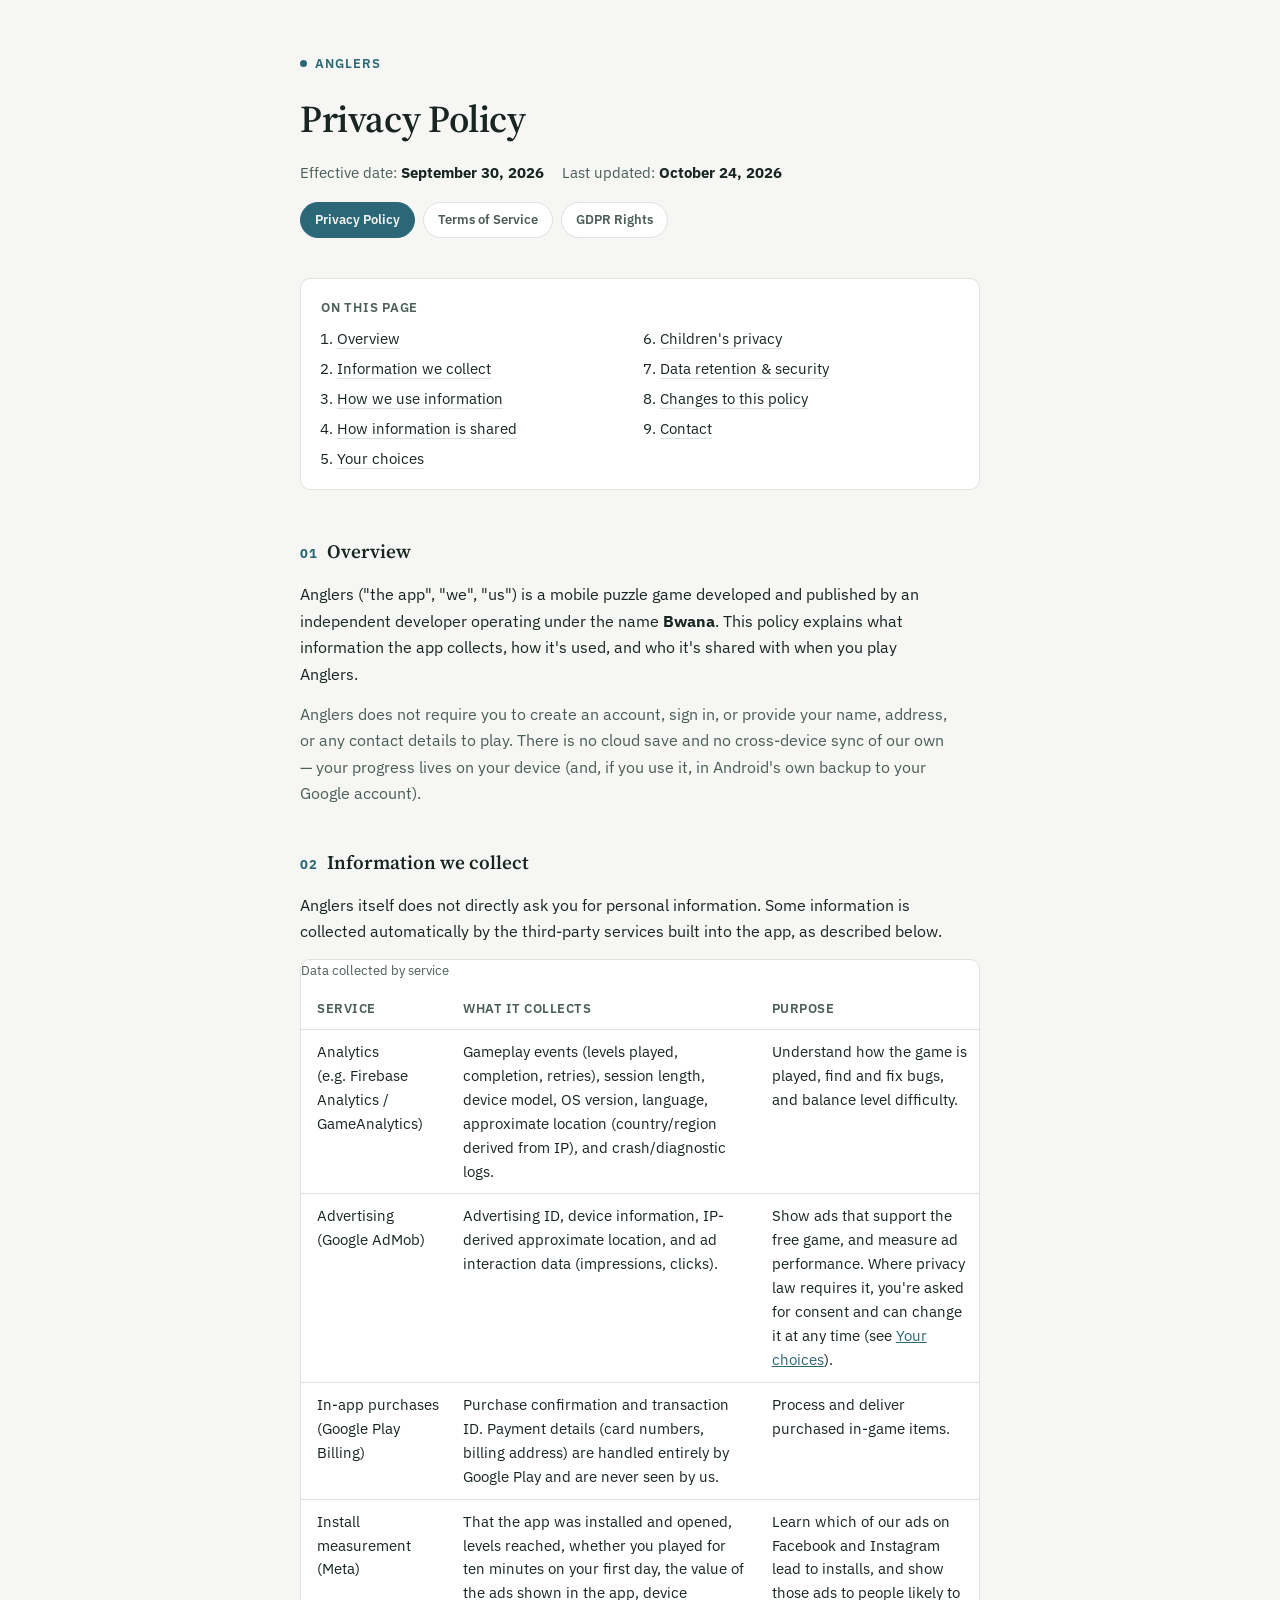
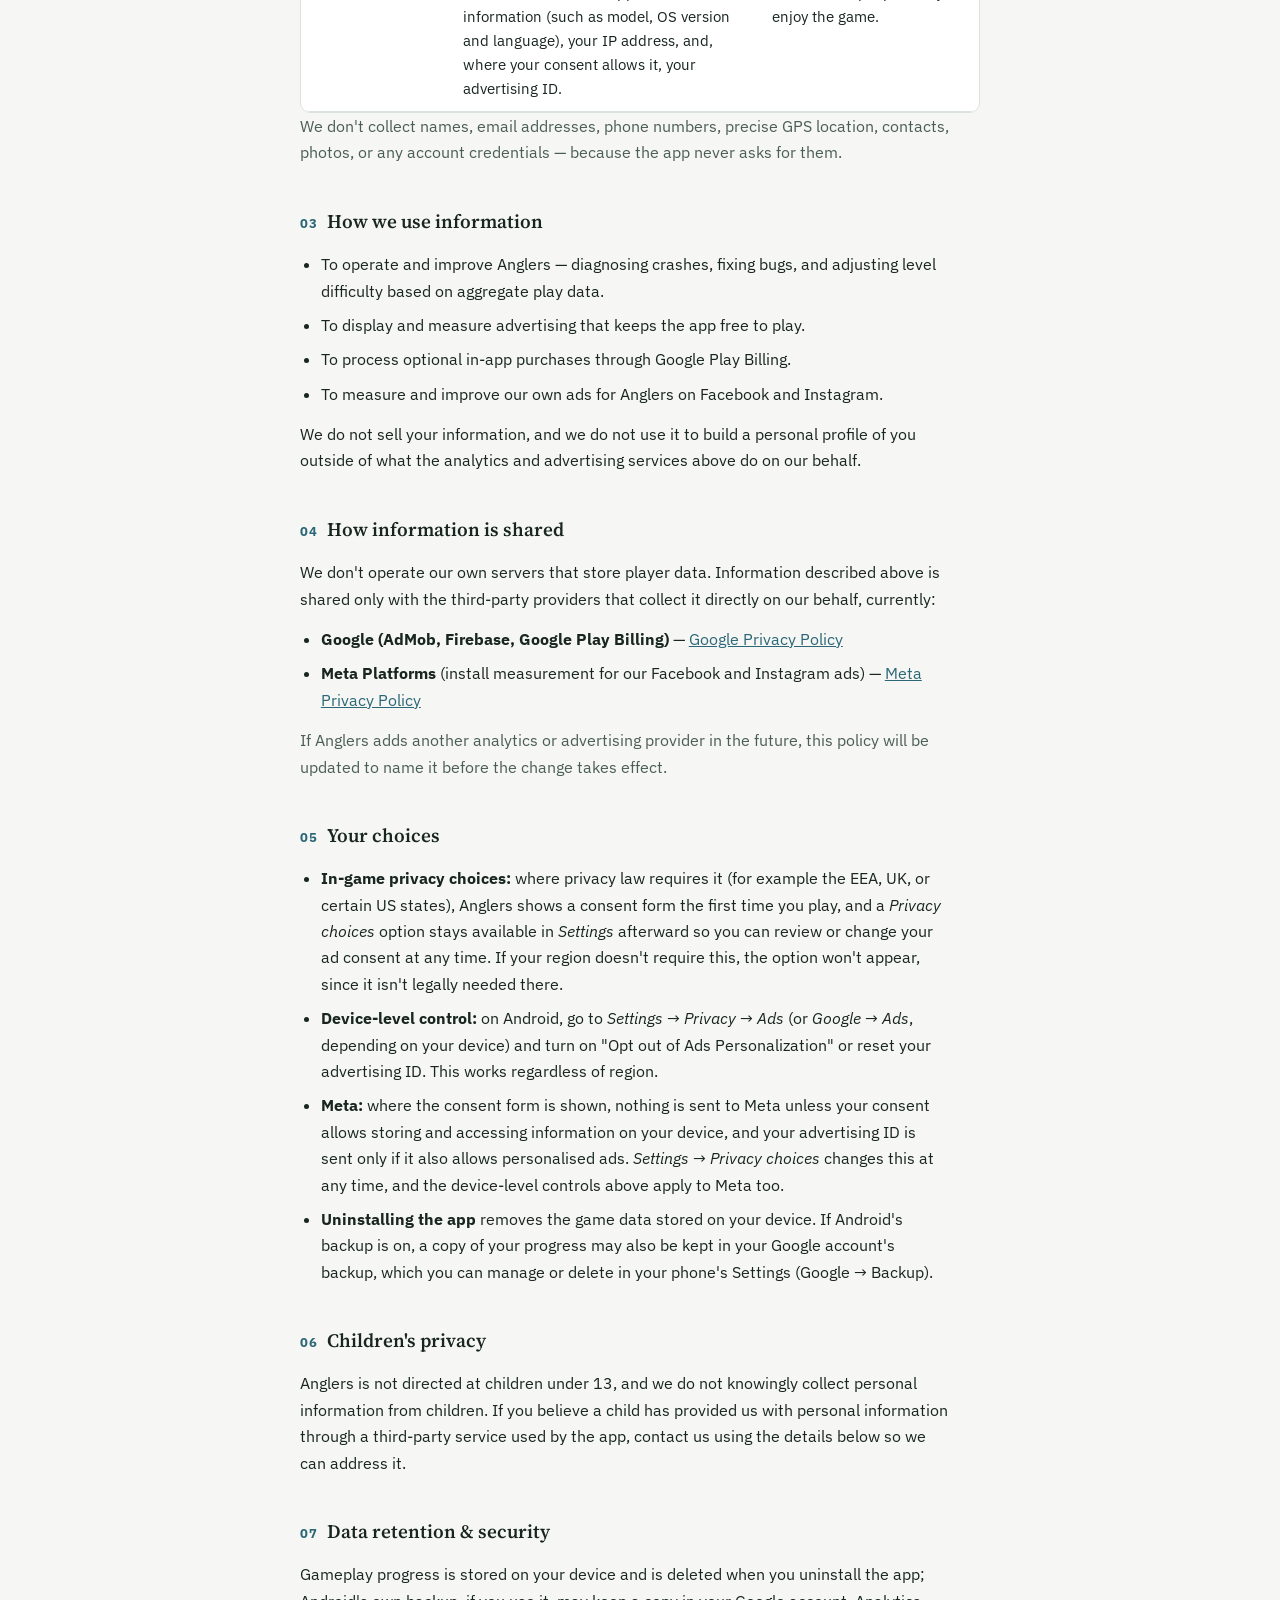
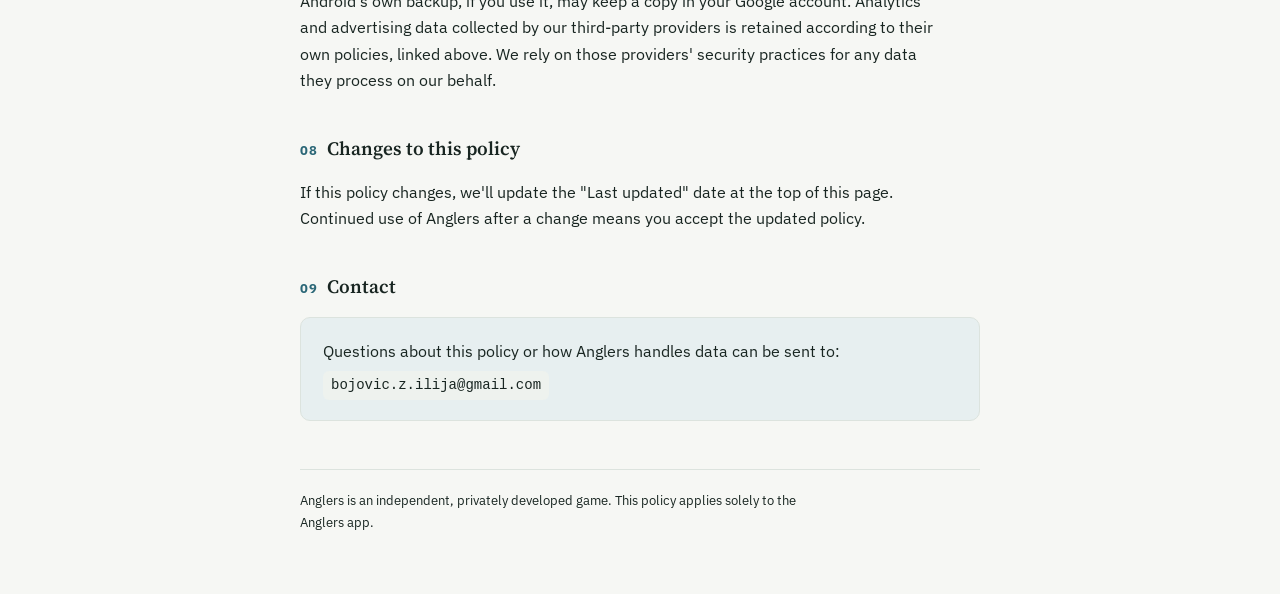
<file: index.html>
<!doctype html>
<html lang="en">
<head>
<meta charset="utf-8">
<meta name="viewport" content="width=device-width, initial-scale=1">
<title>Anglers Privacy Policy</title>
<link rel="stylesheet" href="style.css">
<link rel="preconnect" href="https://fonts.gstatic.com" crossorigin>
<link href="https://fonts.googleapis.com/css2?family=Source+Serif+4:wght@600;700&family=IBM+Plex+Sans:wght@400;500;600;700&display=swap" rel="stylesheet">
</head>
<body>
<div class="wrap">
  <header class="page">
    <div class="eyebrow">Anglers</div>
    <h1>Privacy Policy</h1>
    <div class="dates">
      <span>Effective date: <strong>September 30, 2026</strong></span>
      <span>Last updated: <strong>October 24, 2026</strong></span>
    </div>
    <nav class="docs-nav" aria-label="Legal documents">
      <a href="index.html" aria-current="page">Privacy Policy</a>
      <a href="terms.html">Terms of Service</a>
      <a href="gdpr.html">GDPR Rights</a>
    </nav>
  </header>

  <nav class="toc" aria-label="Table of contents">
    <p>On this page</p>
    <ol>
      <li><a href="#overview">Overview</a></li>
      <li><a href="#collect">Information we collect</a></li>
      <li><a href="#use">How we use information</a></li>
      <li><a href="#share">How information is shared</a></li>
      <li><a href="#choices">Your choices</a></li>
      <li><a href="#children">Children's privacy</a></li>
      <li><a href="#retention">Data retention &amp; security</a></li>
      <li><a href="#changes">Changes to this policy</a></li>
      <li><a href="#contact">Contact</a></li>
    </ol>
  </nav>

  <section id="overview">
    <h2><span class="num">01</span>Overview</h2>
    <p>Anglers ("the app", "we", "us") is a mobile puzzle game developed and published by an independent developer operating under the name <strong>Bwana</strong>. This policy explains what information the app collects, how it's used, and who it's shared with when you play Anglers.</p>
    <p class="soft">Anglers does not require you to create an account, sign in, or provide your name, address, or any contact details to play. There is no cloud save and no cross-device sync of our own — your progress lives on your device (and, if you use it, in Android's own backup to your Google account).</p>
  </section>

  <section id="collect">
    <h2><span class="num">02</span>Information we collect</h2>
    <p>Anglers itself does not directly ask you for personal information. Some information is collected automatically by the third-party services built into the app, as described below.</p>

    <div class="table-wrap">
      <table>
        <caption>Data collected by service</caption>
        <thead>
          <tr><th>Service</th><th>What it collects</th><th>Purpose</th></tr>
        </thead>
        <tbody>
          <tr>
            <td>Analytics<br><span class="soft">(e.g. Firebase Analytics / GameAnalytics)</span></td>
            <td>Gameplay events (levels played, completion, retries), session length, device model, OS version, language, approximate location (country/region derived from IP), and crash/diagnostic logs.</td>
            <td>Understand how the game is played, find and fix bugs, and balance level difficulty.</td>
          </tr>
          <tr>
            <td>Advertising<br><span class="soft">(Google AdMob)</span></td>
            <td>Advertising ID, device information, IP-derived approximate location, and ad interaction data (impressions, clicks).</td>
            <td>Show ads that support the free game, and measure ad performance. Where privacy law requires it, you're asked for consent and can change it at any time (see <a href="#choices">Your choices</a>).</td>
          </tr>
          <tr>
            <td>In-app purchases<br><span class="soft">(Google Play Billing)</span></td>
            <td>Purchase confirmation and transaction ID. Payment details (card numbers, billing address) are handled entirely by Google Play and are never seen by us.</td>
            <td>Process and deliver purchased in-game items.</td>
          </tr>
          <tr>
            <td>Install measurement<br><span class="soft">(Meta)</span></td>
            <td>That the app was installed and opened, levels reached, whether you played for ten minutes on your first day, the value of the ads shown in the app, device information (such as model, OS version and language), your IP address, and, where your consent allows it, your advertising ID.</td>
            <td>Learn which of our ads on Facebook and Instagram lead to installs, and show those ads to people likely to enjoy the game.</td>
          </tr>
        </tbody>
      </table>
    </div>

    <p class="soft">We don't collect names, email addresses, phone numbers, precise GPS location, contacts, photos, or any account credentials — because the app never asks for them.</p>
  </section>

  <section id="use">
    <h2><span class="num">03</span>How we use information</h2>
    <ul>
      <li>To operate and improve Anglers — diagnosing crashes, fixing bugs, and adjusting level difficulty based on aggregate play data.</li>
      <li>To display and measure advertising that keeps the app free to play.</li>
      <li>To process optional in-app purchases through Google Play Billing.</li>
      <li>To measure and improve our own ads for Anglers on Facebook and Instagram.</li>
    </ul>
    <p>We do not sell your information, and we do not use it to build a personal profile of you outside of what the analytics and advertising services above do on our behalf.</p>
  </section>

  <section id="share">
    <h2><span class="num">04</span>How information is shared</h2>
    <p>We don't operate our own servers that store player data. Information described above is shared only with the third-party providers that collect it directly on our behalf, currently:</p>
    <ul>
      <li><strong>Google (AdMob, Firebase, Google Play Billing)</strong> — <a href="https://policies.google.com/privacy" target="_blank" rel="noopener">Google Privacy Policy</a></li>
      <li><strong>Meta Platforms</strong> (install measurement for our Facebook and Instagram ads) — <a href="https://www.facebook.com/privacy/policy" target="_blank" rel="noopener">Meta Privacy Policy</a></li>
    </ul>
    <p class="soft">If Anglers adds another analytics or advertising provider in the future, this policy will be updated to name it before the change takes effect.</p>
  </section>

  <section id="choices">
    <h2><span class="num">05</span>Your choices</h2>
    <ul>
      <li><strong>In-game privacy choices:</strong> where privacy law requires it (for example the EEA, UK, or certain US states), Anglers shows a consent form the first time you play, and a <em>Privacy choices</em> option stays available in <em>Settings</em> afterward so you can review or change your ad consent at any time. If your region doesn't require this, the option won't appear, since it isn't legally needed there.</li>
      <li><strong>Device-level control:</strong> on Android, go to <em>Settings → Privacy → Ads</em> (or <em>Google → Ads</em>, depending on your device) and turn on "Opt out of Ads Personalization" or reset your advertising ID. This works regardless of region.</li>
      <li><strong>Meta:</strong> where the consent form is shown, nothing is sent to Meta unless your consent allows storing and accessing information on your device, and your advertising ID is sent only if it also allows personalised ads. <em>Settings → Privacy choices</em> changes this at any time, and the device-level controls above apply to Meta too.</li>
      <li><strong>Uninstalling the app</strong> removes the game data stored on your device. If Android's backup is on, a copy of your progress may also be kept in your Google account's backup, which you can manage or delete in your phone's Settings (Google → Backup).</li>
    </ul>
  </section>

  <section id="children">
    <h2><span class="num">06</span>Children's privacy</h2>
    <p>Anglers is not directed at children under 13, and we do not knowingly collect personal information from children. If you believe a child has provided us with personal information through a third-party service used by the app, contact us using the details below so we can address it.</p>
  </section>

  <section id="retention">
    <h2><span class="num">07</span>Data retention &amp; security</h2>
    <p>Gameplay progress is stored on your device and is deleted when you uninstall the app; Android's own backup, if you use it, may keep a copy in your Google account. Analytics and advertising data collected by our third-party providers is retained according to their own policies, linked above. We rely on those providers' security practices for any data they process on our behalf.</p>
  </section>

  <section id="changes">
    <h2><span class="num">08</span>Changes to this policy</h2>
    <p>If this policy changes, we'll update the "Last updated" date at the top of this page. Continued use of Anglers after a change means you accept the updated policy.</p>
  </section>

  <section id="contact">
    <h2><span class="num">09</span>Contact</h2>
    <div class="contact-card">
      <p>Questions about this policy or how Anglers handles data can be sent to:</p>
      <span class="email">bojovic.z.ilija@gmail.com</span>
    </div>
  </section>

  <footer class="page">
    <p>Anglers is an independent, privately developed game. This policy applies solely to the Anglers app.</p>
  </footer>
</div>
</body>
</html>
</file>
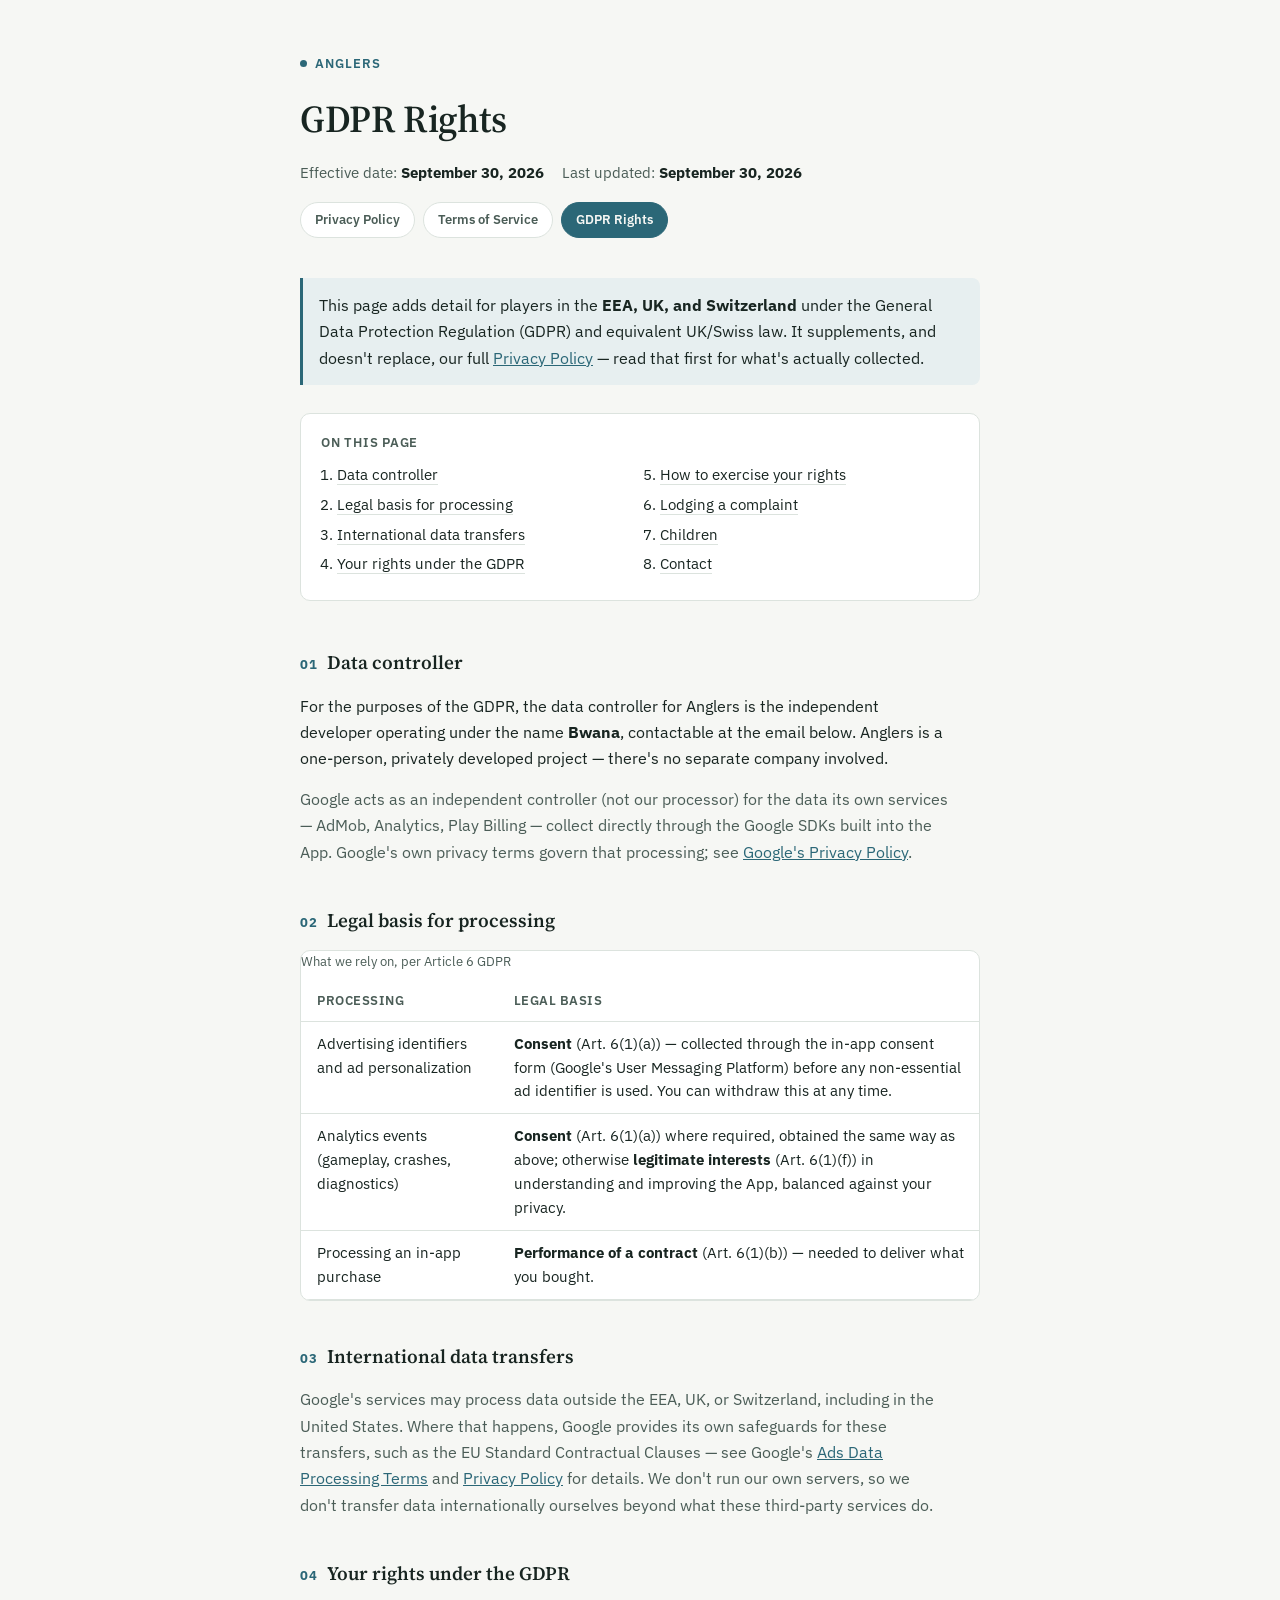
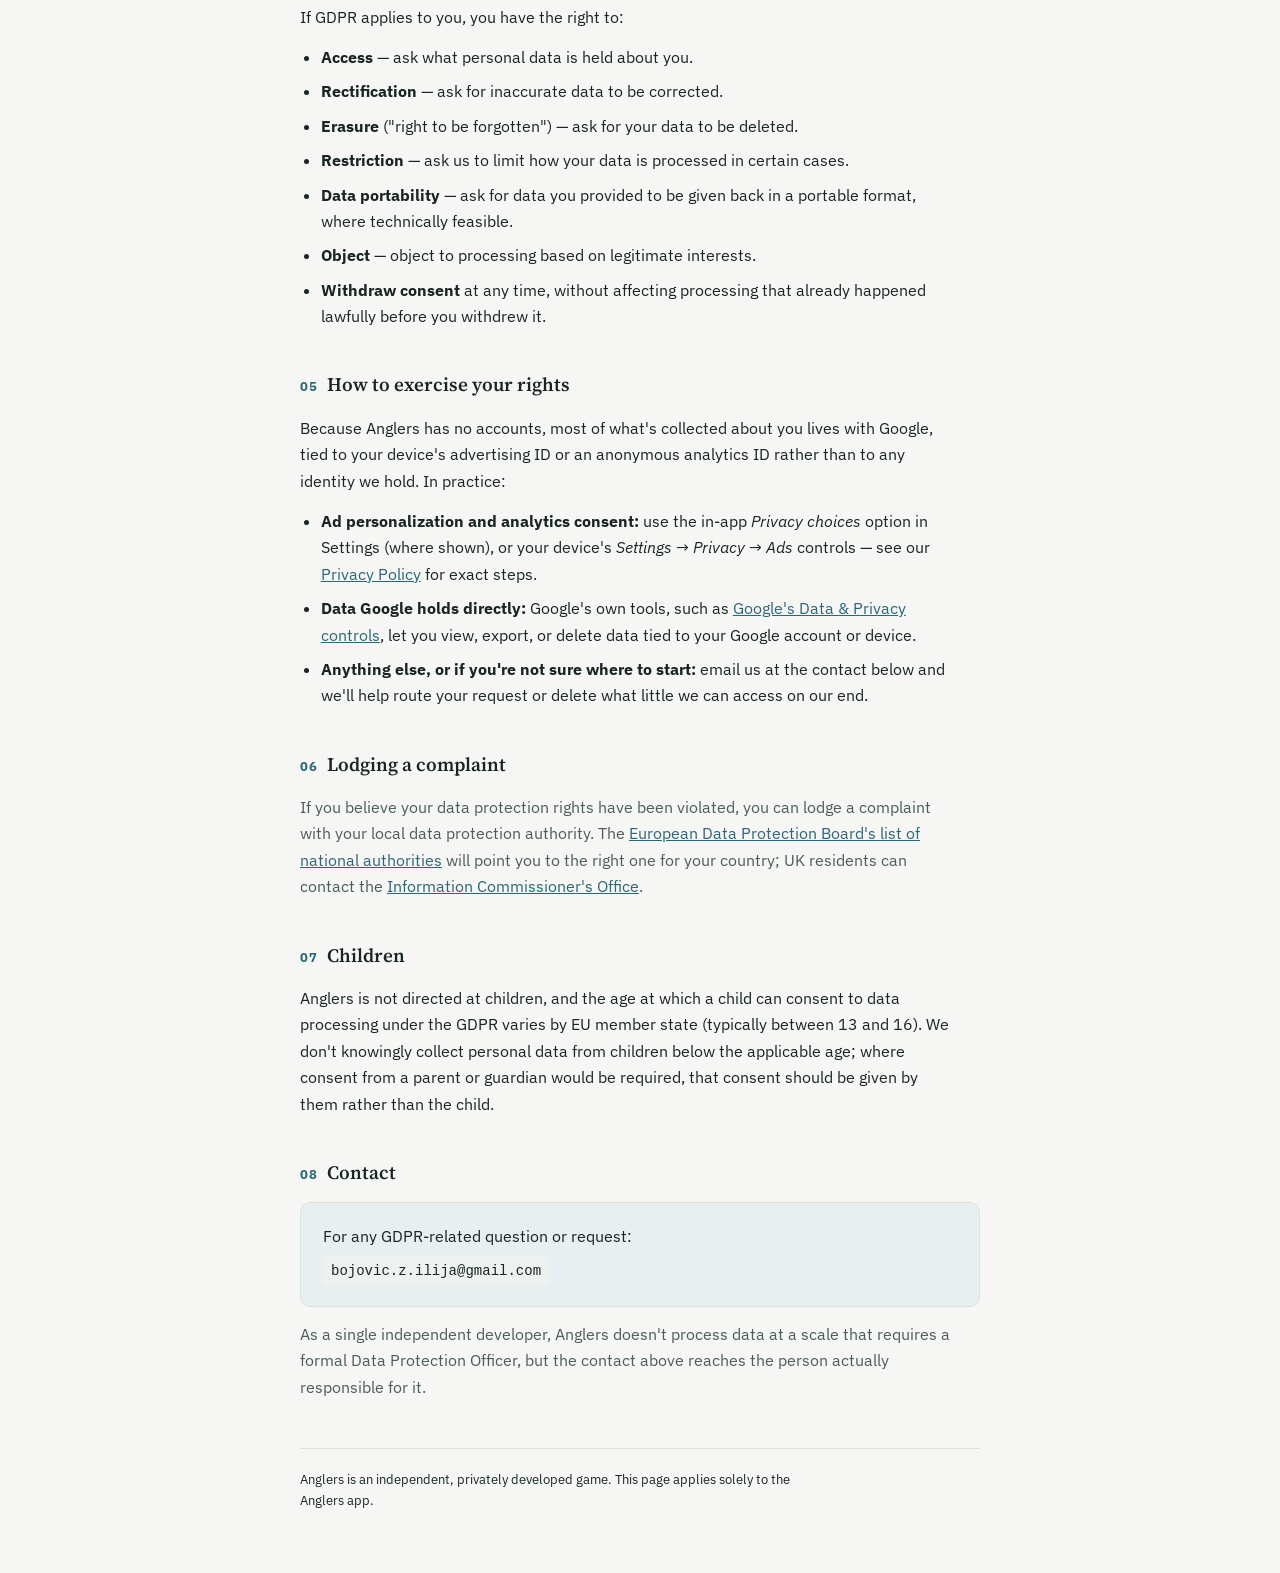
<file: gdpr.html>
<!doctype html>
<html lang="en">
<head>
<meta charset="utf-8">
<meta name="viewport" content="width=device-width, initial-scale=1">
<title>Anglers GDPR Rights</title>
<link rel="stylesheet" href="style.css">
<link rel="preconnect" href="https://fonts.gstatic.com" crossorigin>
<link href="https://fonts.googleapis.com/css2?family=Source+Serif+4:wght@600;700&family=IBM+Plex+Sans:wght@400;500;600;700&display=swap" rel="stylesheet">
</head>
<body>
<div class="wrap">
  <header class="page">
    <div class="eyebrow">Anglers</div>
    <h1>GDPR Rights</h1>
    <div class="dates">
      <span>Effective date: <strong>September 30, 2026</strong></span>
      <span>Last updated: <strong>September 30, 2026</strong></span>
    </div>
    <nav class="docs-nav" aria-label="Legal documents">
      <a href="index.html">Privacy Policy</a>
      <a href="terms.html">Terms of Service</a>
      <a href="gdpr.html" aria-current="page">GDPR Rights</a>
    </nav>
  </header>

  <div class="callout">
    <p>This page adds detail for players in the <strong>EEA, UK, and Switzerland</strong> under the General Data Protection Regulation (GDPR) and equivalent UK/Swiss law. It supplements, and doesn't replace, our full <a href="index.html">Privacy Policy</a> — read that first for what's actually collected.</p>
  </div>

  <nav class="toc" aria-label="Table of contents">
    <p>On this page</p>
    <ol>
      <li><a href="#controller">Data controller</a></li>
      <li><a href="#basis">Legal basis for processing</a></li>
      <li><a href="#transfers">International data transfers</a></li>
      <li><a href="#rights">Your rights under the GDPR</a></li>
      <li><a href="#exercise">How to exercise your rights</a></li>
      <li><a href="#complaint">Lodging a complaint</a></li>
      <li><a href="#children">Children</a></li>
      <li><a href="#contact">Contact</a></li>
    </ol>
  </nav>

  <section id="controller">
    <h2><span class="num">01</span>Data controller</h2>
    <p>For the purposes of the GDPR, the data controller for Anglers is the independent developer operating under the name <strong>Bwana</strong>, contactable at the email below. Anglers is a one-person, privately developed project — there's no separate company involved.</p>
    <p class="soft">Google acts as an independent controller (not our processor) for the data its own services — AdMob, Analytics, Play Billing — collect directly through the Google SDKs built into the App. Google's own privacy terms govern that processing; see <a href="https://policies.google.com/privacy" target="_blank" rel="noopener">Google's Privacy Policy</a>.</p>
  </section>

  <section id="basis">
    <h2><span class="num">02</span>Legal basis for processing</h2>
    <div class="table-wrap">
      <table>
        <caption>What we rely on, per Article 6 GDPR</caption>
        <thead>
          <tr><th>Processing</th><th>Legal basis</th></tr>
        </thead>
        <tbody>
          <tr>
            <td>Advertising identifiers and ad personalization</td>
            <td><strong>Consent</strong> (Art. 6(1)(a)) — collected through the in-app consent form (Google's User Messaging Platform) before any non-essential ad identifier is used. You can withdraw this at any time.</td>
          </tr>
          <tr>
            <td>Analytics events (gameplay, crashes, diagnostics)</td>
            <td><strong>Consent</strong> (Art. 6(1)(a)) where required, obtained the same way as above; otherwise <strong>legitimate interests</strong> (Art. 6(1)(f)) in understanding and improving the App, balanced against your privacy.</td>
          </tr>
          <tr>
            <td>Processing an in-app purchase</td>
            <td><strong>Performance of a contract</strong> (Art. 6(1)(b)) — needed to deliver what you bought.</td>
          </tr>
        </tbody>
      </table>
    </div>
  </section>

  <section id="transfers">
    <h2><span class="num">03</span>International data transfers</h2>
    <p class="soft">Google's services may process data outside the EEA, UK, or Switzerland, including in the United States. Where that happens, Google provides its own safeguards for these transfers, such as the EU Standard Contractual Clauses — see Google's <a href="https://business.safety.google/adsservices/" target="_blank" rel="noopener">Ads Data Processing Terms</a> and <a href="https://policies.google.com/privacy" target="_blank" rel="noopener">Privacy Policy</a> for details. We don't run our own servers, so we don't transfer data internationally ourselves beyond what these third-party services do.</p>
  </section>

  <section id="rights">
    <h2><span class="num">04</span>Your rights under the GDPR</h2>
    <p>If GDPR applies to you, you have the right to:</p>
    <ul>
      <li><strong>Access</strong> — ask what personal data is held about you.</li>
      <li><strong>Rectification</strong> — ask for inaccurate data to be corrected.</li>
      <li><strong>Erasure</strong> ("right to be forgotten") — ask for your data to be deleted.</li>
      <li><strong>Restriction</strong> — ask us to limit how your data is processed in certain cases.</li>
      <li><strong>Data portability</strong> — ask for data you provided to be given back in a portable format, where technically feasible.</li>
      <li><strong>Object</strong> — object to processing based on legitimate interests.</li>
      <li><strong>Withdraw consent</strong> at any time, without affecting processing that already happened lawfully before you withdrew it.</li>
    </ul>
  </section>

  <section id="exercise">
    <h2><span class="num">05</span>How to exercise your rights</h2>
    <p>Because Anglers has no accounts, most of what's collected about you lives with Google, tied to your device's advertising ID or an anonymous analytics ID rather than to any identity we hold. In practice:</p>
    <ul>
      <li><strong>Ad personalization and analytics consent:</strong> use the in-app <em>Privacy choices</em> option in Settings (where shown), or your device's <em>Settings → Privacy → Ads</em> controls — see our <a href="index.html#choices">Privacy Policy</a> for exact steps.</li>
      <li><strong>Data Google holds directly:</strong> Google's own tools, such as <a href="https://myaccount.google.com/data-and-privacy" target="_blank" rel="noopener">Google's Data & Privacy controls</a>, let you view, export, or delete data tied to your Google account or device.</li>
      <li><strong>Anything else, or if you're not sure where to start:</strong> email us at the contact below and we'll help route your request or delete what little we can access on our end.</li>
    </ul>
  </section>

  <section id="complaint">
    <h2><span class="num">06</span>Lodging a complaint</h2>
    <p class="soft">If you believe your data protection rights have been violated, you can lodge a complaint with your local data protection authority. The <a href="https://edpb.europa.eu/about-edpb/about-edpb/members_en" target="_blank" rel="noopener">European Data Protection Board's list of national authorities</a> will point you to the right one for your country; UK residents can contact the <a href="https://ico.org.uk/make-a-complaint/" target="_blank" rel="noopener">Information Commissioner's Office</a>.</p>
  </section>

  <section id="children">
    <h2><span class="num">07</span>Children</h2>
    <p>Anglers is not directed at children, and the age at which a child can consent to data processing under the GDPR varies by EU member state (typically between 13 and 16). We don't knowingly collect personal data from children below the applicable age; where consent from a parent or guardian would be required, that consent should be given by them rather than the child.</p>
  </section>

  <section id="contact">
    <h2><span class="num">08</span>Contact</h2>
    <div class="contact-card">
      <p>For any GDPR-related question or request:</p>
      <span class="email">bojovic.z.ilija@gmail.com</span>
    </div>
    <p class="soft" style="margin-top:14px;">As a single independent developer, Anglers doesn't process data at a scale that requires a formal Data Protection Officer, but the contact above reaches the person actually responsible for it.</p>
  </section>

  <footer class="page">
    <p>Anglers is an independent, privately developed game. This page applies solely to the Anglers app.</p>
  </footer>
</div>
</body>
</html>
</file>
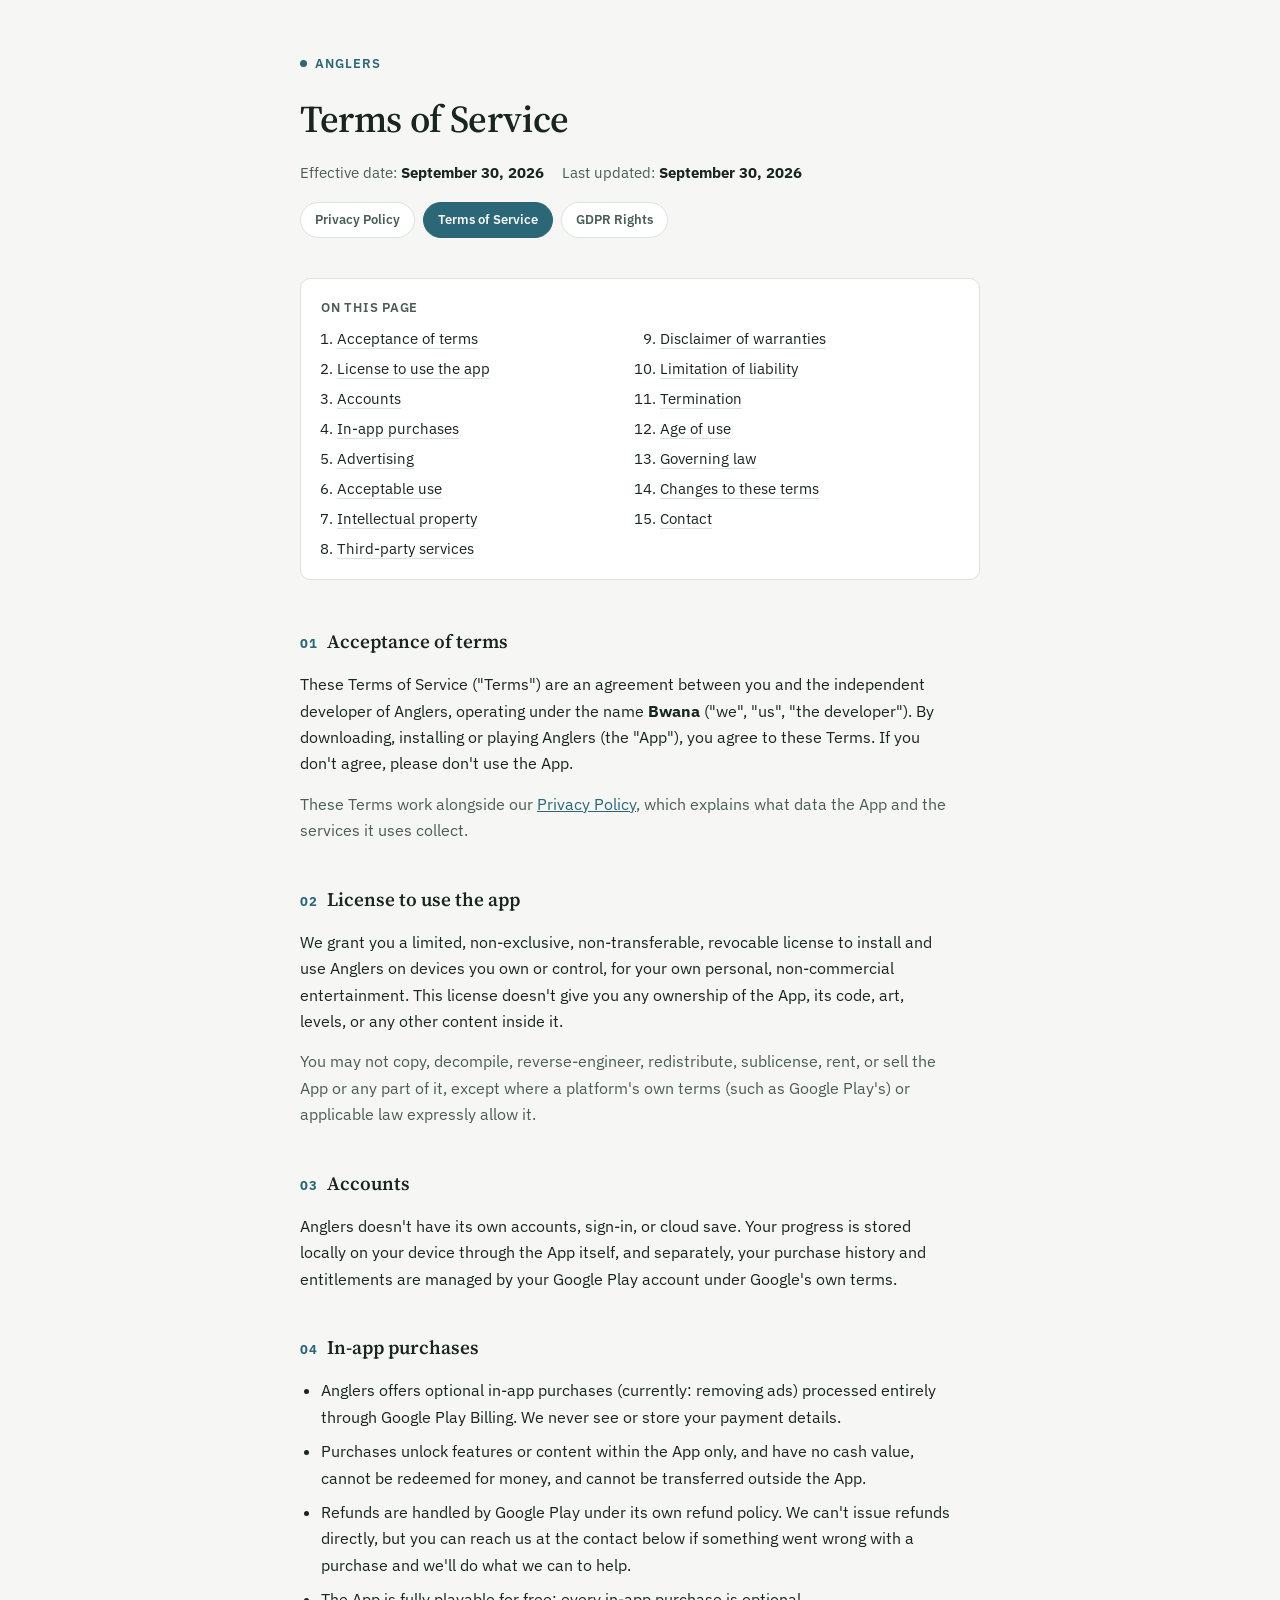
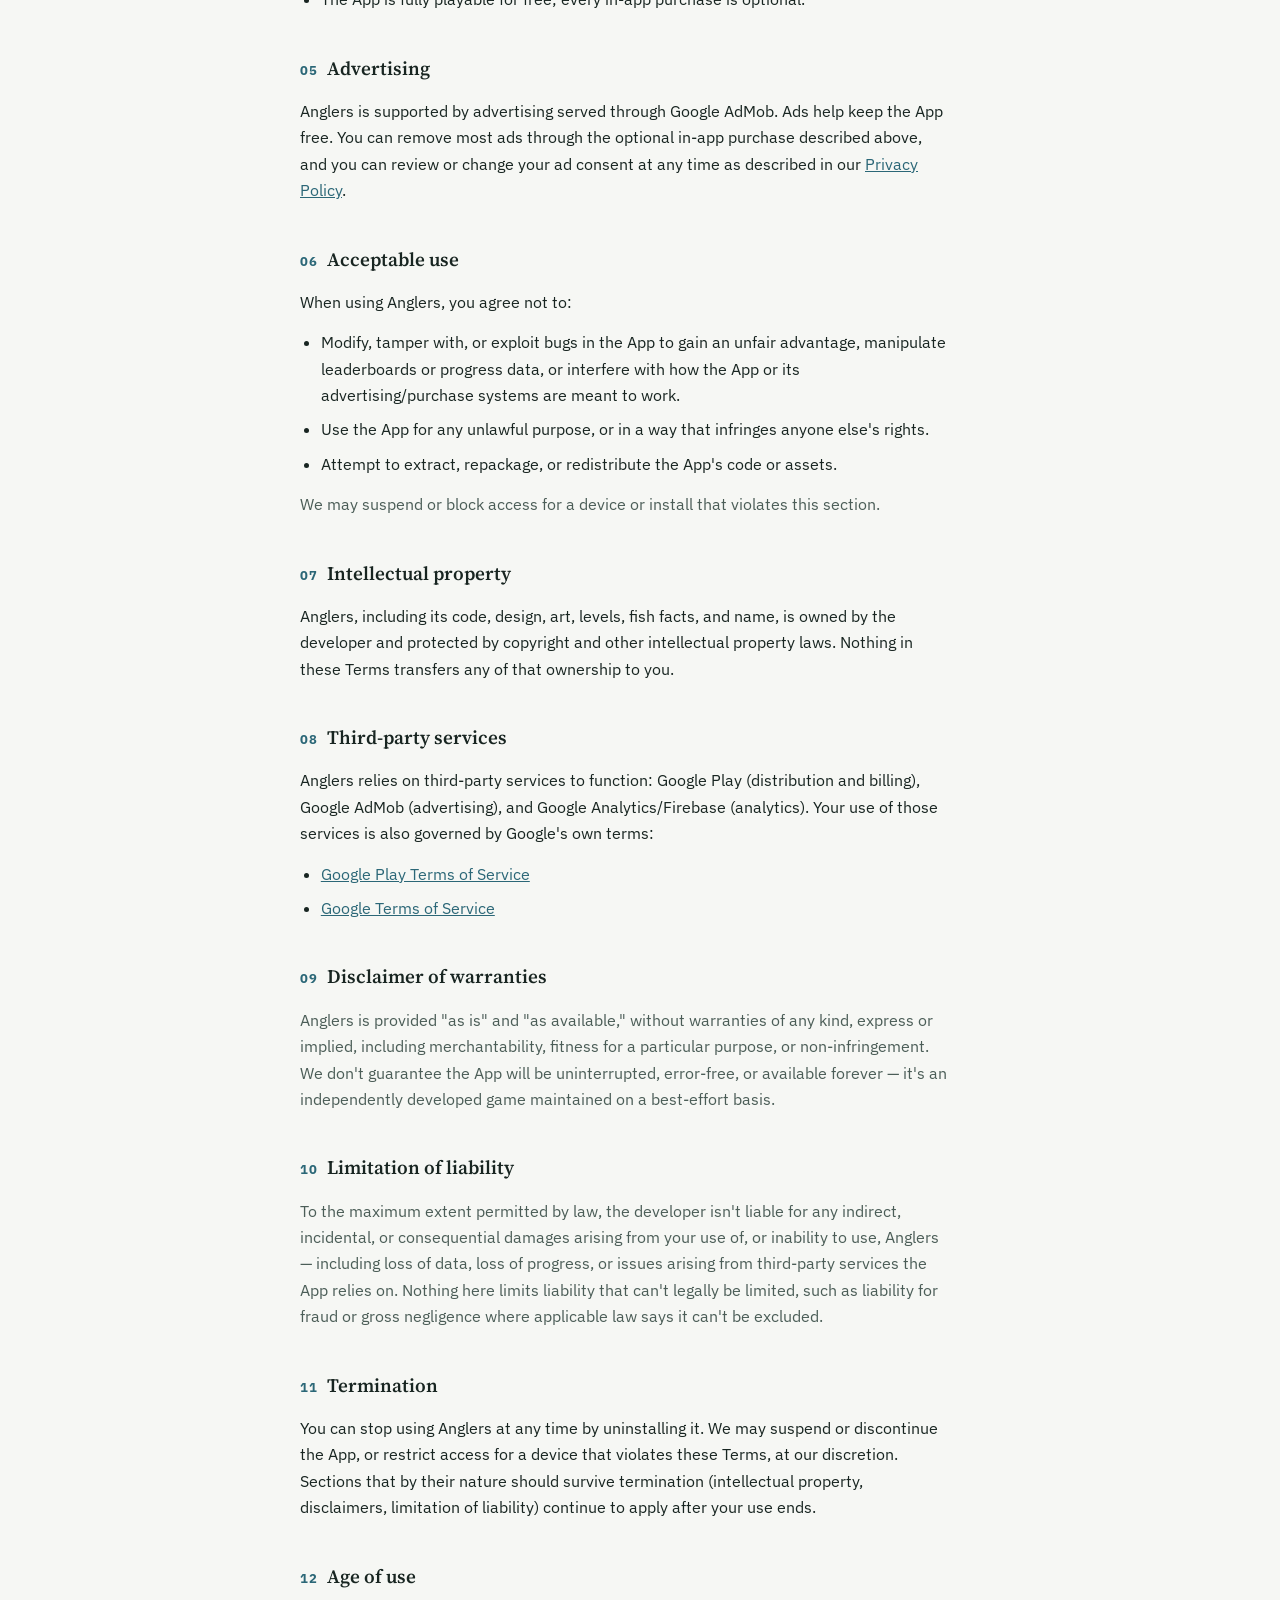
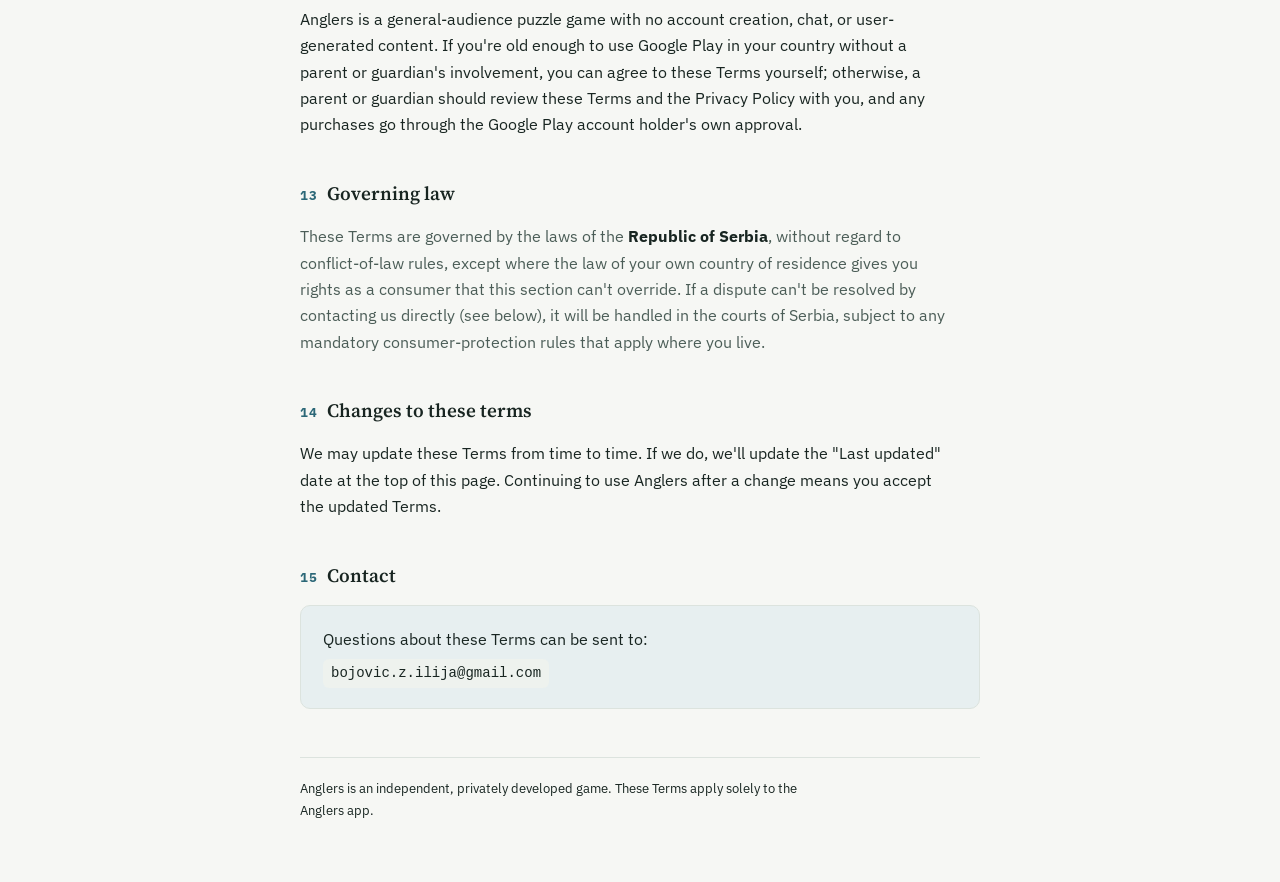
<file: terms.html>
<!doctype html>
<html lang="en">
<head>
<meta charset="utf-8">
<meta name="viewport" content="width=device-width, initial-scale=1">
<title>Anglers Terms of Service</title>
<link rel="stylesheet" href="style.css">
<link rel="preconnect" href="https://fonts.gstatic.com" crossorigin>
<link href="https://fonts.googleapis.com/css2?family=Source+Serif+4:wght@600;700&family=IBM+Plex+Sans:wght@400;500;600;700&display=swap" rel="stylesheet">
</head>
<body>
<div class="wrap">
  <header class="page">
    <div class="eyebrow">Anglers</div>
    <h1>Terms of Service</h1>
    <div class="dates">
      <span>Effective date: <strong>September 30, 2026</strong></span>
      <span>Last updated: <strong>September 30, 2026</strong></span>
    </div>
    <nav class="docs-nav" aria-label="Legal documents">
      <a href="index.html">Privacy Policy</a>
      <a href="terms.html" aria-current="page">Terms of Service</a>
      <a href="gdpr.html">GDPR Rights</a>
    </nav>
  </header>

  <nav class="toc" aria-label="Table of contents">
    <p>On this page</p>
    <ol>
      <li><a href="#acceptance">Acceptance of terms</a></li>
      <li><a href="#license">License to use the app</a></li>
      <li><a href="#accounts">Accounts</a></li>
      <li><a href="#purchases">In-app purchases</a></li>
      <li><a href="#ads">Advertising</a></li>
      <li><a href="#conduct">Acceptable use</a></li>
      <li><a href="#ip">Intellectual property</a></li>
      <li><a href="#third-party">Third-party services</a></li>
      <li><a href="#disclaimer">Disclaimer of warranties</a></li>
      <li><a href="#liability">Limitation of liability</a></li>
      <li><a href="#termination">Termination</a></li>
      <li><a href="#age">Age of use</a></li>
      <li><a href="#law">Governing law</a></li>
      <li><a href="#changes">Changes to these terms</a></li>
      <li><a href="#contact">Contact</a></li>
    </ol>
  </nav>

  <section id="acceptance">
    <h2><span class="num">01</span>Acceptance of terms</h2>
    <p>These Terms of Service ("Terms") are an agreement between you and the independent developer of Anglers, operating under the name <strong>Bwana</strong> ("we", "us", "the developer"). By downloading, installing or playing Anglers (the "App"), you agree to these Terms. If you don't agree, please don't use the App.</p>
    <p class="soft">These Terms work alongside our <a href="index.html">Privacy Policy</a>, which explains what data the App and the services it uses collect.</p>
  </section>

  <section id="license">
    <h2><span class="num">02</span>License to use the app</h2>
    <p>We grant you a limited, non-exclusive, non-transferable, revocable license to install and use Anglers on devices you own or control, for your own personal, non-commercial entertainment. This license doesn't give you any ownership of the App, its code, art, levels, or any other content inside it.</p>
    <p class="soft">You may not copy, decompile, reverse-engineer, redistribute, sublicense, rent, or sell the App or any part of it, except where a platform's own terms (such as Google Play's) or applicable law expressly allow it.</p>
  </section>

  <section id="accounts">
    <h2><span class="num">03</span>Accounts</h2>
    <p>Anglers doesn't have its own accounts, sign-in, or cloud save. Your progress is stored locally on your device through the App itself, and separately, your purchase history and entitlements are managed by your Google Play account under Google's own terms.</p>
  </section>

  <section id="purchases">
    <h2><span class="num">04</span>In-app purchases</h2>
    <ul>
      <li>Anglers offers optional in-app purchases (currently: removing ads) processed entirely through Google Play Billing. We never see or store your payment details.</li>
      <li>Purchases unlock features or content within the App only, and have no cash value, cannot be redeemed for money, and cannot be transferred outside the App.</li>
      <li>Refunds are handled by Google Play under its own refund policy. We can't issue refunds directly, but you can reach us at the contact below if something went wrong with a purchase and we'll do what we can to help.</li>
      <li>The App is fully playable for free; every in-app purchase is optional.</li>
    </ul>
  </section>

  <section id="ads">
    <h2><span class="num">05</span>Advertising</h2>
    <p>Anglers is supported by advertising served through Google AdMob. Ads help keep the App free. You can remove most ads through the optional in-app purchase described above, and you can review or change your ad consent at any time as described in our <a href="index.html#choices">Privacy Policy</a>.</p>
  </section>

  <section id="conduct">
    <h2><span class="num">06</span>Acceptable use</h2>
    <p>When using Anglers, you agree not to:</p>
    <ul>
      <li>Modify, tamper with, or exploit bugs in the App to gain an unfair advantage, manipulate leaderboards or progress data, or interfere with how the App or its advertising/purchase systems are meant to work.</li>
      <li>Use the App for any unlawful purpose, or in a way that infringes anyone else's rights.</li>
      <li>Attempt to extract, repackage, or redistribute the App's code or assets.</li>
    </ul>
    <p class="soft">We may suspend or block access for a device or install that violates this section.</p>
  </section>

  <section id="ip">
    <h2><span class="num">07</span>Intellectual property</h2>
    <p>Anglers, including its code, design, art, levels, fish facts, and name, is owned by the developer and protected by copyright and other intellectual property laws. Nothing in these Terms transfers any of that ownership to you.</p>
  </section>

  <section id="third-party">
    <h2><span class="num">08</span>Third-party services</h2>
    <p>Anglers relies on third-party services to function: Google Play (distribution and billing), Google AdMob (advertising), and Google Analytics/Firebase (analytics). Your use of those services is also governed by Google's own terms:</p>
    <ul>
      <li><a href="https://play.google.com/intl/en-us_us/about/play-terms/" target="_blank" rel="noopener">Google Play Terms of Service</a></li>
      <li><a href="https://policies.google.com/terms" target="_blank" rel="noopener">Google Terms of Service</a></li>
    </ul>
  </section>

  <section id="disclaimer">
    <h2><span class="num">09</span>Disclaimer of warranties</h2>
    <p class="soft">Anglers is provided "as is" and "as available," without warranties of any kind, express or implied, including merchantability, fitness for a particular purpose, or non-infringement. We don't guarantee the App will be uninterrupted, error-free, or available forever — it's an independently developed game maintained on a best-effort basis.</p>
  </section>

  <section id="liability">
    <h2><span class="num">10</span>Limitation of liability</h2>
    <p class="soft">To the maximum extent permitted by law, the developer isn't liable for any indirect, incidental, or consequential damages arising from your use of, or inability to use, Anglers — including loss of data, loss of progress, or issues arising from third-party services the App relies on. Nothing here limits liability that can't legally be limited, such as liability for fraud or gross negligence where applicable law says it can't be excluded.</p>
  </section>

  <section id="termination">
    <h2><span class="num">11</span>Termination</h2>
    <p>You can stop using Anglers at any time by uninstalling it. We may suspend or discontinue the App, or restrict access for a device that violates these Terms, at our discretion. Sections that by their nature should survive termination (intellectual property, disclaimers, limitation of liability) continue to apply after your use ends.</p>
  </section>

  <section id="age">
    <h2><span class="num">12</span>Age of use</h2>
    <p>Anglers is a general-audience puzzle game with no account creation, chat, or user-generated content. If you're old enough to use Google Play in your country without a parent or guardian's involvement, you can agree to these Terms yourself; otherwise, a parent or guardian should review these Terms and the Privacy Policy with you, and any purchases go through the Google Play account holder's own approval.</p>
  </section>

  <section id="law">
    <h2><span class="num">13</span>Governing law</h2>
    <p class="soft">These Terms are governed by the laws of the <strong>Republic of Serbia</strong>, without regard to conflict-of-law rules, except where the law of your own country of residence gives you rights as a consumer that this section can't override. If a dispute can't be resolved by contacting us directly (see below), it will be handled in the courts of Serbia, subject to any mandatory consumer-protection rules that apply where you live.</p>
  </section>

  <section id="changes">
    <h2><span class="num">14</span>Changes to these terms</h2>
    <p>We may update these Terms from time to time. If we do, we'll update the "Last updated" date at the top of this page. Continuing to use Anglers after a change means you accept the updated Terms.</p>
  </section>

  <section id="contact">
    <h2><span class="num">15</span>Contact</h2>
    <div class="contact-card">
      <p>Questions about these Terms can be sent to:</p>
      <span class="email">bojovic.z.ilija@gmail.com</span>
    </div>
  </section>

  <footer class="page">
    <p>Anglers is an independent, privately developed game. These Terms apply solely to the Anglers app.</p>
  </footer>
</div>
</body>
</html>
</file>
<file: style.css>
:root{
  --bg:#F6F7F4;
  --surface:#FFFFFF;
  --ink:#182521;
  --ink-soft:#4B5D57;
  --line:#DCE3DE;
  --accent:#2B6777;
  --accent-soft:#E7EFF0;
  --code-bg:#EEF2EE;
  color-scheme:light;
}
@media (prefers-color-scheme: dark){
  :root{
    --bg:#0F1615;
    --surface:#161F1D;
    --ink:#E7ECE9;
    --ink-soft:#A9B8B2;
    --line:#28352F;
    --accent:#7FC1CE;
    --accent-soft:#1B2B2C;
    --code-bg:#1B2422;
    color-scheme:dark;
  }
}
*{box-sizing:border-box;}
html,body{margin:0;}
body{
  background:var(--bg);
  color:var(--ink);
  font-family:"IBM Plex Sans", -apple-system, BlinkMacSystemFont, "Segoe UI", sans-serif;
  line-height:1.65;
  padding-inline:16px;
  padding-block:48px;
}
h1,h2{
  font-family:"Source Serif 4", Georgia, "Times New Roman", serif;
  color:var(--ink);
  text-wrap:balance;
  font-weight:600;
}
.wrap{
  max-width:680px;
  margin-inline:auto;
}
header.page{
  margin-bottom:40px;
}
.eyebrow{
  display:inline-flex;
  align-items:center;
  gap:8px;
  font-size:12.5px;
  letter-spacing:0.08em;
  text-transform:uppercase;
  color:var(--accent);
  font-weight:600;
  margin-bottom:14px;
}
.eyebrow::before{
  content:"";
  width:7px;height:7px;
  border-radius:50%;
  background:var(--accent);
  display:inline-block;
}
h1{
  font-size:clamp(28px,6vw,38px);
  margin:0 0 10px;
  letter-spacing:-0.01em;
}
.dates{
  color:var(--ink-soft);
  font-size:14.5px;
  display:flex;
  gap:18px;
  flex-wrap:wrap;
}
.dates strong{color:var(--ink);}

/* Cross-links between the three legal pages. */
.docs-nav{
  display:flex;
  gap:8px;
  flex-wrap:wrap;
  margin-top:18px;
}
.docs-nav a{
  font-size:13px;
  font-weight:600;
  text-decoration:none;
  color:var(--ink-soft);
  border:1px solid var(--line);
  border-radius:100px;
  padding:6px 14px;
  background:var(--surface);
}
.docs-nav a:hover{color:var(--accent);border-color:var(--accent);}
.docs-nav a[aria-current="page"]{
  color:var(--accent-ink, var(--bg));
  background:var(--accent);
  border-color:var(--accent);
}

nav.toc{
  background:var(--surface);
  border:1px solid var(--line);
  border-radius:10px;
  padding:18px 20px;
  margin:28px 0 40px;
}
nav.toc p{
  margin:0 0 10px;
  font-size:12.5px;
  letter-spacing:0.06em;
  text-transform:uppercase;
  color:var(--ink-soft);
  font-weight:600;
}
nav.toc ol{
  margin:0;
  padding:0 0 0 1.1em;
  columns:2;
  column-gap:24px;
  font-size:14.5px;
}
nav.toc li{margin-bottom:6px;}
nav.toc a{color:var(--ink);text-decoration:none;border-bottom:1px solid var(--line);}
nav.toc a:hover{color:var(--accent);border-color:var(--accent);}

section{
  margin-bottom:34px;
  padding-top:6px;
}
h2{
  font-size:19px;
  margin:0 0 14px;
  display:flex;
  align-items:baseline;
  gap:10px;
}
h2 .num{
  color:var(--accent);
  font-family:"IBM Plex Sans", sans-serif;
  font-size:13px;
  font-weight:700;
  letter-spacing:0.04em;
}
h3{
  font-family:"IBM Plex Sans", sans-serif;
  font-size:14.5px;
  font-weight:700;
  color:var(--ink);
  margin:0 0 8px;
}
p{margin:0 0 14px;max-width:65ch;color:var(--ink);}
p.soft{color:var(--ink-soft);}
ul,ol.plain{margin:0 0 14px;padding-left:1.3em;max-width:65ch;}
li{margin-bottom:8px;}
strong{color:var(--ink);}
a{color:var(--accent);}

table{
  width:100%;
  border-collapse:collapse;
  margin:6px 0 16px;
  font-size:14.5px;
}
table caption{
  text-align:left;
  font-size:12.5px;
  color:var(--ink-soft);
  margin-bottom:8px;
}
th,td{
  text-align:left;
  padding:10px 12px;
  border-bottom:1px solid var(--line);
  vertical-align:top;
}
th{
  color:var(--ink-soft);
  font-weight:600;
  font-size:12.5px;
  text-transform:uppercase;
  letter-spacing:0.04em;
}
.table-wrap{overflow-x:auto;border:1px solid var(--line);border-radius:10px;background:var(--surface);}
.table-wrap table{margin:0;}
.table-wrap th:first-child, .table-wrap td:first-child{padding-left:16px;}

.contact-card{
  background:var(--accent-soft);
  border:1px solid var(--line);
  border-radius:10px;
  padding:20px 22px;
}
.contact-card p{margin:0 0 6px;}
.contact-card .email{
  font-family:ui-monospace, "SF Mono", "Cascadia Code", monospace;
  background:var(--code-bg);
  padding:3px 8px;
  border-radius:6px;
  font-size:14px;
  display:inline-block;
  user-select:all;
}

.callout{
  border-left:3px solid var(--accent);
  background:var(--accent-soft);
  border-radius:0 8px 8px 0;
  padding:14px 16px;
  margin:0 0 14px;
}
.callout p{margin:0;max-width:none;}
.callout p + p{margin-top:8px;}

footer.page{
  margin-top:48px;
  padding-top:20px;
  border-top:1px solid var(--line);
  color:var(--ink-soft);
  font-size:13px;
}

@media (max-width:480px){
  nav.toc ol{columns:1;}
}
</file>
